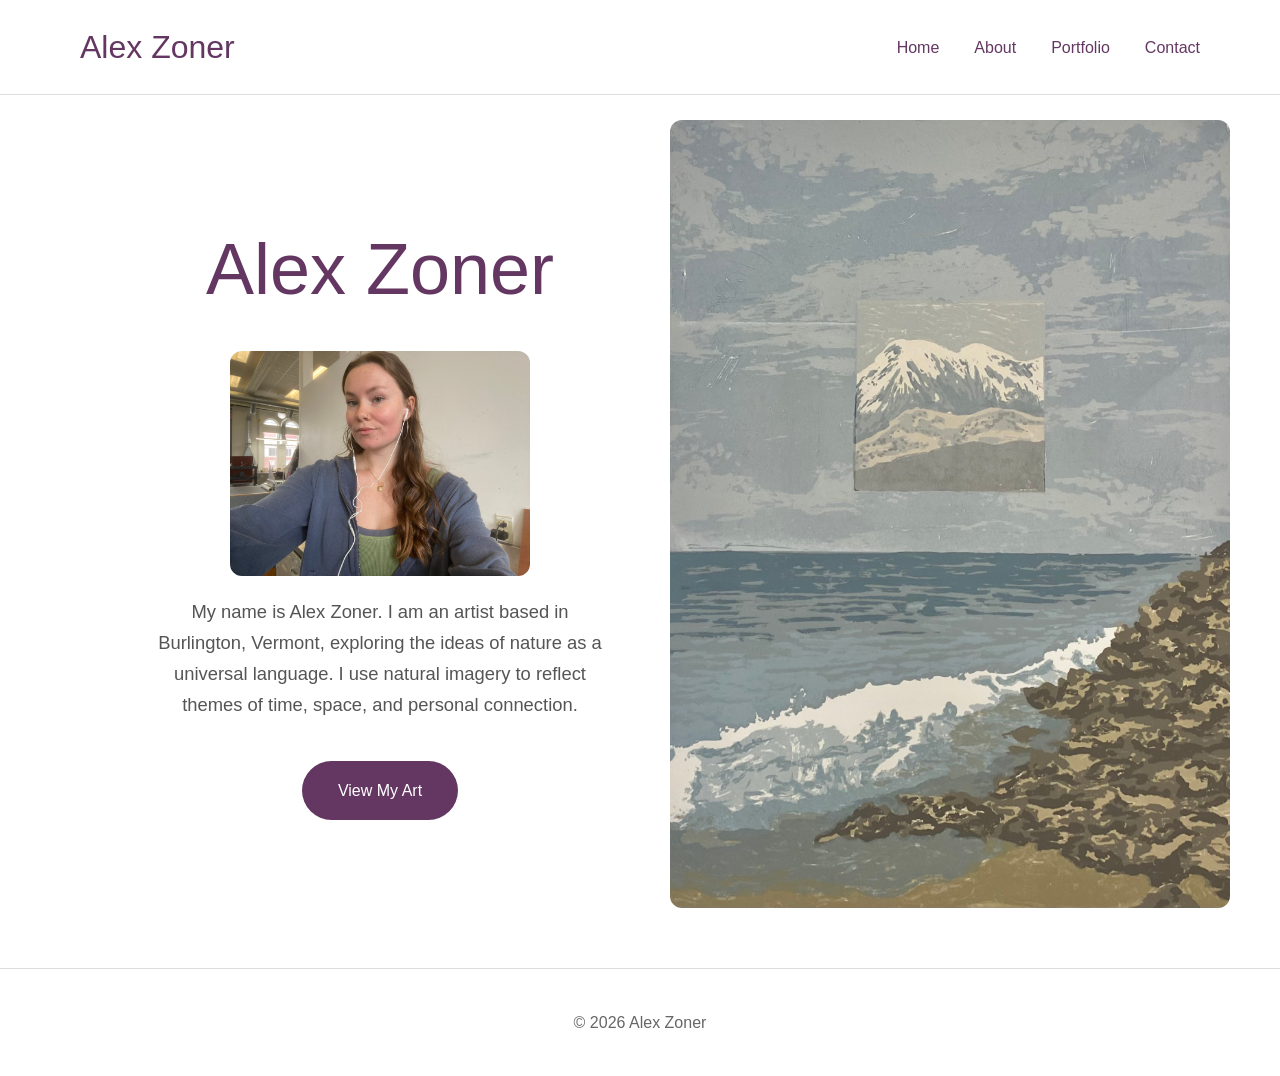
<file: index.html>
<!DOCTYPE html>
<html lang="en">
<head>
<meta charset="UTF-8">
<meta name="viewport" content="width=device-width, initial-scale=1.0">
<title>Alex Zoner</title>

<link rel="preconnect" href="https://fonts.googleapis.com">
<link rel="preconnect" href="https://fonts.gstatic.com" crossorigin>
<link href="https://fonts.googleapis.com/css2?family=Cormorant+Garamond:wght@400;500;600&family=Inter:wght@300;400;500&display=swap" rel="stylesheet">

<link rel="stylesheet" href="styles.css">

</head>
<body>

<header>

<nav>

<div class="logo">Alex Zoner</div>

<ul>
<li><a href="index.html">Home</a></li>
<li><a href="about.html">About</a></li>
<li><a href="portfolio.html">Portfolio</a></li>
<li><a href="contact.html">Contact</a></li>
</ul>

</nav>

</header>

<section class="hero">

<div class="hero-columns">

<div class="hero-left">

<h1>Alex Zoner</h1>

<img src="images/me.jpeg" alt="Alex Zoner" class="hero-photo">

<p>
My name is Alex Zoner. I am an artist based in Burlington, Vermont,
exploring the ideas of nature as a universal language.
I use natural imagery to reflect themes of time,
space, and personal connection.
</p>

<a class="button" href="portfolio.html">
View My Art
</a>

</div>

<div class="hero-right">

<img src="images/Ocean.jpeg" alt="Ocean">

</div>

</div>

</section>

<footer>

© 2026 Alex Zoner

</footer>

</body>
</html>
</file>
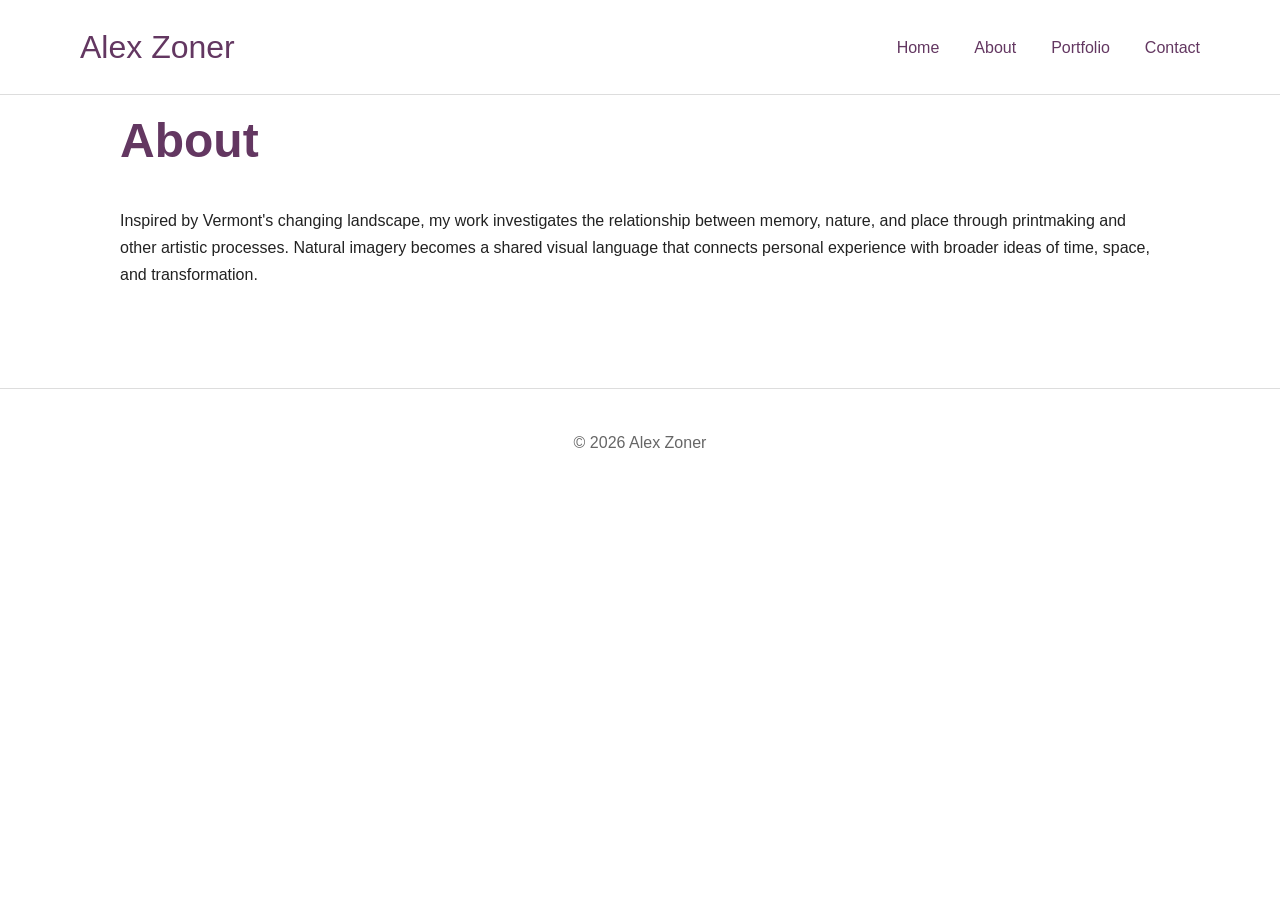
<file: about.html>
<!DOCTYPE html>
<html lang="en">
<head>
<meta charset="UTF-8">
<meta name="viewport" content="width=device-width, initial-scale=1.0">
<title>Alex Zoner - About</title>

<link rel="preconnect" href="https://fonts.googleapis.com">
<link rel="preconnect" href="https://fonts.gstatic.com" crossorigin>
<link href="https://fonts.googleapis.com/css2?family=Cormorant+Garamond:wght@400;500;600&family=Inter:wght@300;400;500&display=swap" rel="stylesheet">

<link rel="stylesheet" href="styles.css">

</head>
<body>

<header>

<nav>

<div class="logo">Alex Zoner</div>

<ul>
<li><a href="index.html">Home</a></li>
<li><a href="about.html">About</a></li>
<li><a href="portfolio.html">Portfolio</a></li>
<li><a href="contact.html">Contact</a></li>
</ul>

</nav>

</header>

<section>

<h2>About</h2>

<p>
Inspired by Vermont's changing landscape, my work investigates the
relationship between memory, nature, and place through printmaking and
other artistic processes. Natural imagery becomes a shared visual
language that connects personal experience with broader ideas of time,
space, and transformation.
</p>

</section>

<footer>

© 2026 Alex Zoner

</footer>

</body>
</html>
</file>
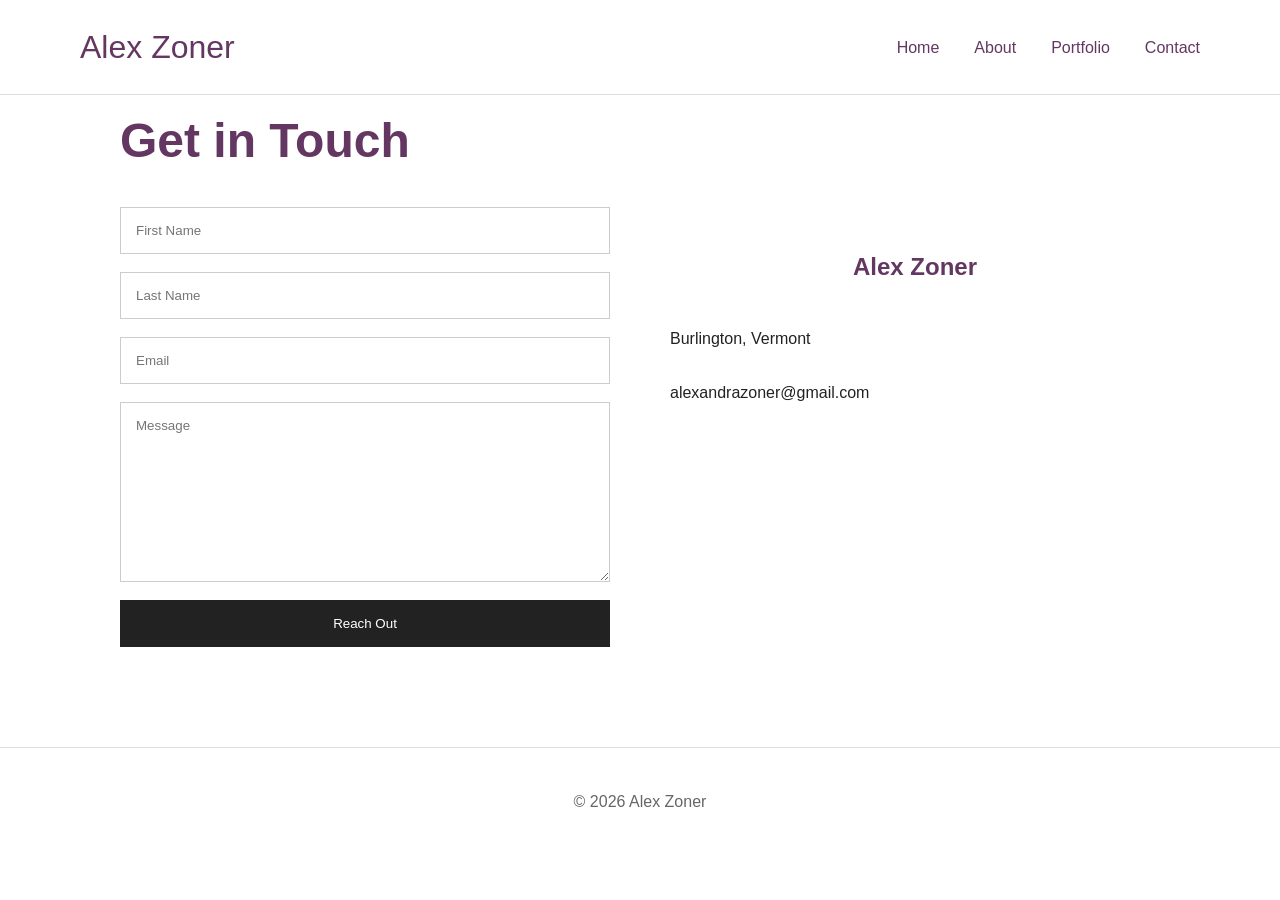
<file: contact.html>
<!DOCTYPE html>
<html lang="en">
<head>
<meta charset="UTF-8">
<meta name="viewport" content="width=device-width, initial-scale=1.0">
<title>Alex Zoner - Contact</title>

<link rel="preconnect" href="https://fonts.googleapis.com">
<link rel="preconnect" href="https://fonts.gstatic.com" crossorigin>
<link href="https://fonts.googleapis.com/css2?family=Cormorant+Garamond:wght@400;500;600&family=Inter:wght@300;400;500&display=swap" rel="stylesheet">

<link rel="stylesheet" href="styles.css">

</head>
<body>

<header>

<nav>

<div class="logo">Alex Zoner</div>

<ul>
<li><a href="index.html">Home</a></li>
<li><a href="about.html">About</a></li>
<li><a href="portfolio.html">Portfolio</a></li>
<li><a href="contact.html">Contact</a></li>
</ul>

</nav>

</header>

<section>

<h2>Get in Touch</h2>

<div class="contact">

<form>

<input type="text" placeholder="First Name">

<input type="text" placeholder="Last Name">

<input type="email" placeholder="Email">

<textarea placeholder="Message"></textarea>

<button>Reach Out</button>

</form>

<div>

<h3>Alex Zoner</h3>

<br>

<p>
Burlington, Vermont
</p>

<br>

<p>
alexandrazoner@gmail.com
</p>

</div>

</div>

</section>

<footer>

© 2026 Alex Zoner

</footer>

</body>
</html>
</file>
<file: styles.css>
*{
    margin:0;
    padding:0;
    box-sizing:border-box;
}

body{
    font-family:'Arial Black','arial-w01-black',sans-serif;
    font-weight:normal;
    color:#222;
    background:white;
    line-height:1.7;
}

header{
    position:fixed;
    top:0;
    left:0;
    width:100%;
    background:white;
    backdrop-filter:blur(10px);
    border-bottom:1px solid #ddd;
    z-index:100;
}

nav{
    max-width:1200px;
    margin:auto;
    display:flex;
    justify-content:space-between;
    align-items:center;
    padding:20px 40px;
}

.logo{
    font-family:'Arial Black','arial-w01-black',sans-serif;
    font-size:2rem;
    color:rgb(99,55,97);
}

nav ul{
    display:flex;
    list-style:none;
    gap:35px;
}

nav a{
    color:rgb(99,55,97);
    text-decoration:none;
    transition:.3s;
}

nav a:hover{
    opacity:.6;
}

.hero{
    min-height:100vh;
    display:flex;
    justify-content:center;
    align-items:center;
    text-align:center;
    padding:120px 30px 60px;
}

.hero-content{
    max-width:700px;
}

.hero-columns{
    display:grid;
    grid-template-columns:1fr 1fr;
    gap:60px;
    align-items:center;
    max-width:1100px;
    padding:0 30px;
}

.hero-left h1{
    font-family:'Arial Black','arial-w01-black',sans-serif;
    font-size:4.5rem;
    font-weight:500;
    color:rgb(99,55,97);
    margin-bottom:20px;
    text-align:center;
}

.hero-photo{
    width:100%;
    max-width:300px;
    border-radius:12px;
    margin:0 auto 20px;
    display:block;
}

.hero-left{
    text-align:center;
}

.hero-right{
    overflow:hidden;
    margin-right:-100px;
}

.hero-right img{
    width:100%;
    display:block;
    border-radius:12px;
}

.hero h1{
    font-family:'Arial Black','arial-w01-black',sans-serif;
    font-size:4.5rem;
    font-weight:500;
    color:rgb(99,55,97);
    margin-bottom:20px;
}

.hero p{
    font-size:1.15rem;
    color:#555;
    margin-bottom:40px;
}

.button{
    display:inline-block;
    padding:16px 36px;
    background:rgb(99,55,97);
    color:white;
    text-decoration:none;
    border-radius:40px;
    transition:.3s;
}

.button:hover{
    background:rgb(80,44,78);
}

section{
    max-width:1100px;
    margin:auto;
    padding:100px 30px;
}

h2{
    font-family:'Arial Black','arial-w01-black',sans-serif;
    font-size:3rem;
    color:rgb(99,55,97);
    margin-bottom:25px;
}

h3{
    font-family:'Arial Black','arial-w01-black',sans-serif;
    font-size:1.5rem;
    color:rgb(99,55,97);
    margin:40px 0 10px;
    text-align:center;
}

.gallery{
    display:grid;
    grid-template-columns:repeat(auto-fit,minmax(260px,1fr));
    gap:30px;
}

.gallery--vertical{
    grid-template-columns:1fr;
    max-width:700px;
    justify-items:center;
    text-align:center;
}

.artwork img{
    width:100%;
    display:block;
    margin:0 auto;
}

.artwork-text{
    padding:15px 0 40px;
    font-size:1rem;
    color:#555;
    text-align:center;
}

.contact{
    display:grid;
    grid-template-columns:1fr 1fr;
    gap:60px;
}

form{
    display:flex;
    flex-direction:column;
    gap:18px;
}

input,
textarea{
    padding:15px;
    border:1px solid #ccc;
    font-family:inherit;
    background:white;
}

textarea{
    height:180px;
}

button{
    padding:16px;
    border:none;
    background:#222;
    color:white;
    cursor:pointer;
}

footer{
    text-align:center;
    padding:40px;
    border-top:1px solid #ddd;
    color:#666;
}

@media(max-width:800px){

nav{
flex-direction:column;
gap:20px;
}

.hero h1{
font-size:3rem;
}

.hero-columns{
grid-template-columns:1fr;
}

.hero-columns .hero-right{
order:-1;
}

.contact{
grid-template-columns:1fr;
}

}
</file>
